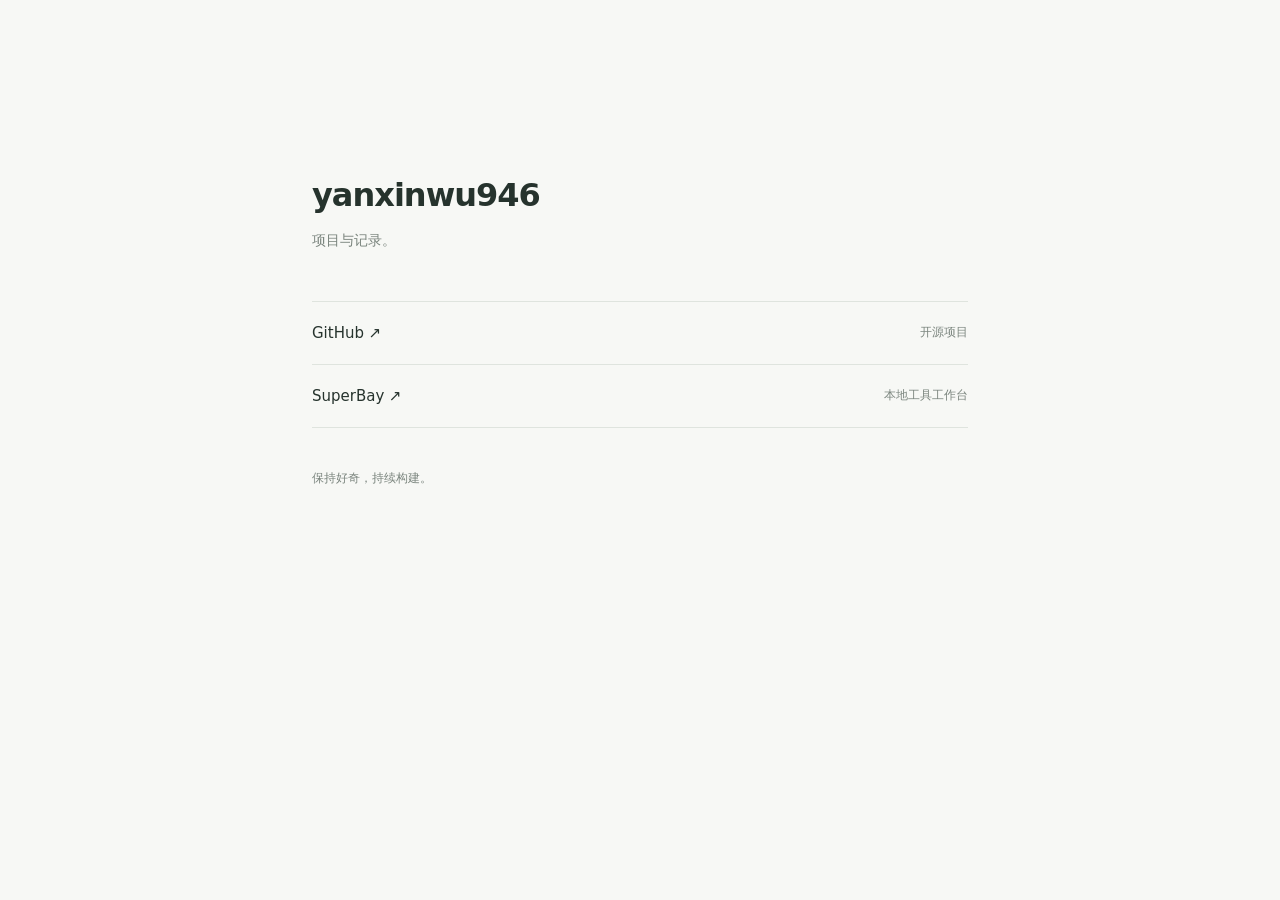
<file: index.html>
<!doctype html>
<html lang="zh-CN"><head><meta charset="utf-8"><meta name="viewport" content="width=device-width,initial-scale=1"><title>yanxinwu946</title><meta name="description" content="yanxinwu946 的项目入口"><style>:root{font-family:system-ui,"Microsoft YaHei",sans-serif;color:#26332d;background:#f7f8f5}*{box-sizing:border-box}body{margin:0}main{max-width:720px;margin:16vh auto;padding:32px}h1{font-size:32px;font-weight:550;letter-spacing:-1px;margin:0 0 14px}p{color:#7b857e;font-size:14px;line-height:1.8}a{color:inherit;text-decoration:none}a:hover{text-decoration:underline}.links{margin-top:48px;border-top:1px solid #dfe4de}.links a{display:flex;justify-content:space-between;gap:24px;padding:22px 0;border-bottom:1px solid #dfe4de;font-size:15px}.links small{color:#7b857e;font-size:12px}footer{margin-top:42px;font-size:12px;color:#7b857e}@media(max-width:520px){main{margin:10vh auto;padding:28px}.links a{flex-wrap:wrap;gap:8px}.links small{width:100%}}</style></head><body><main><h1>yanxinwu946</h1><p>项目与记录。</p><div class="links"><a href="https://github.com/yanxinwu946"><span>GitHub ↗</span><small>开源项目</small></a><a href="./superbay/"><span>SuperBay ↗</span><small>本地工具工作台</small></a></div><footer>保持好奇，持续构建。</footer></main></body></html>
</file>
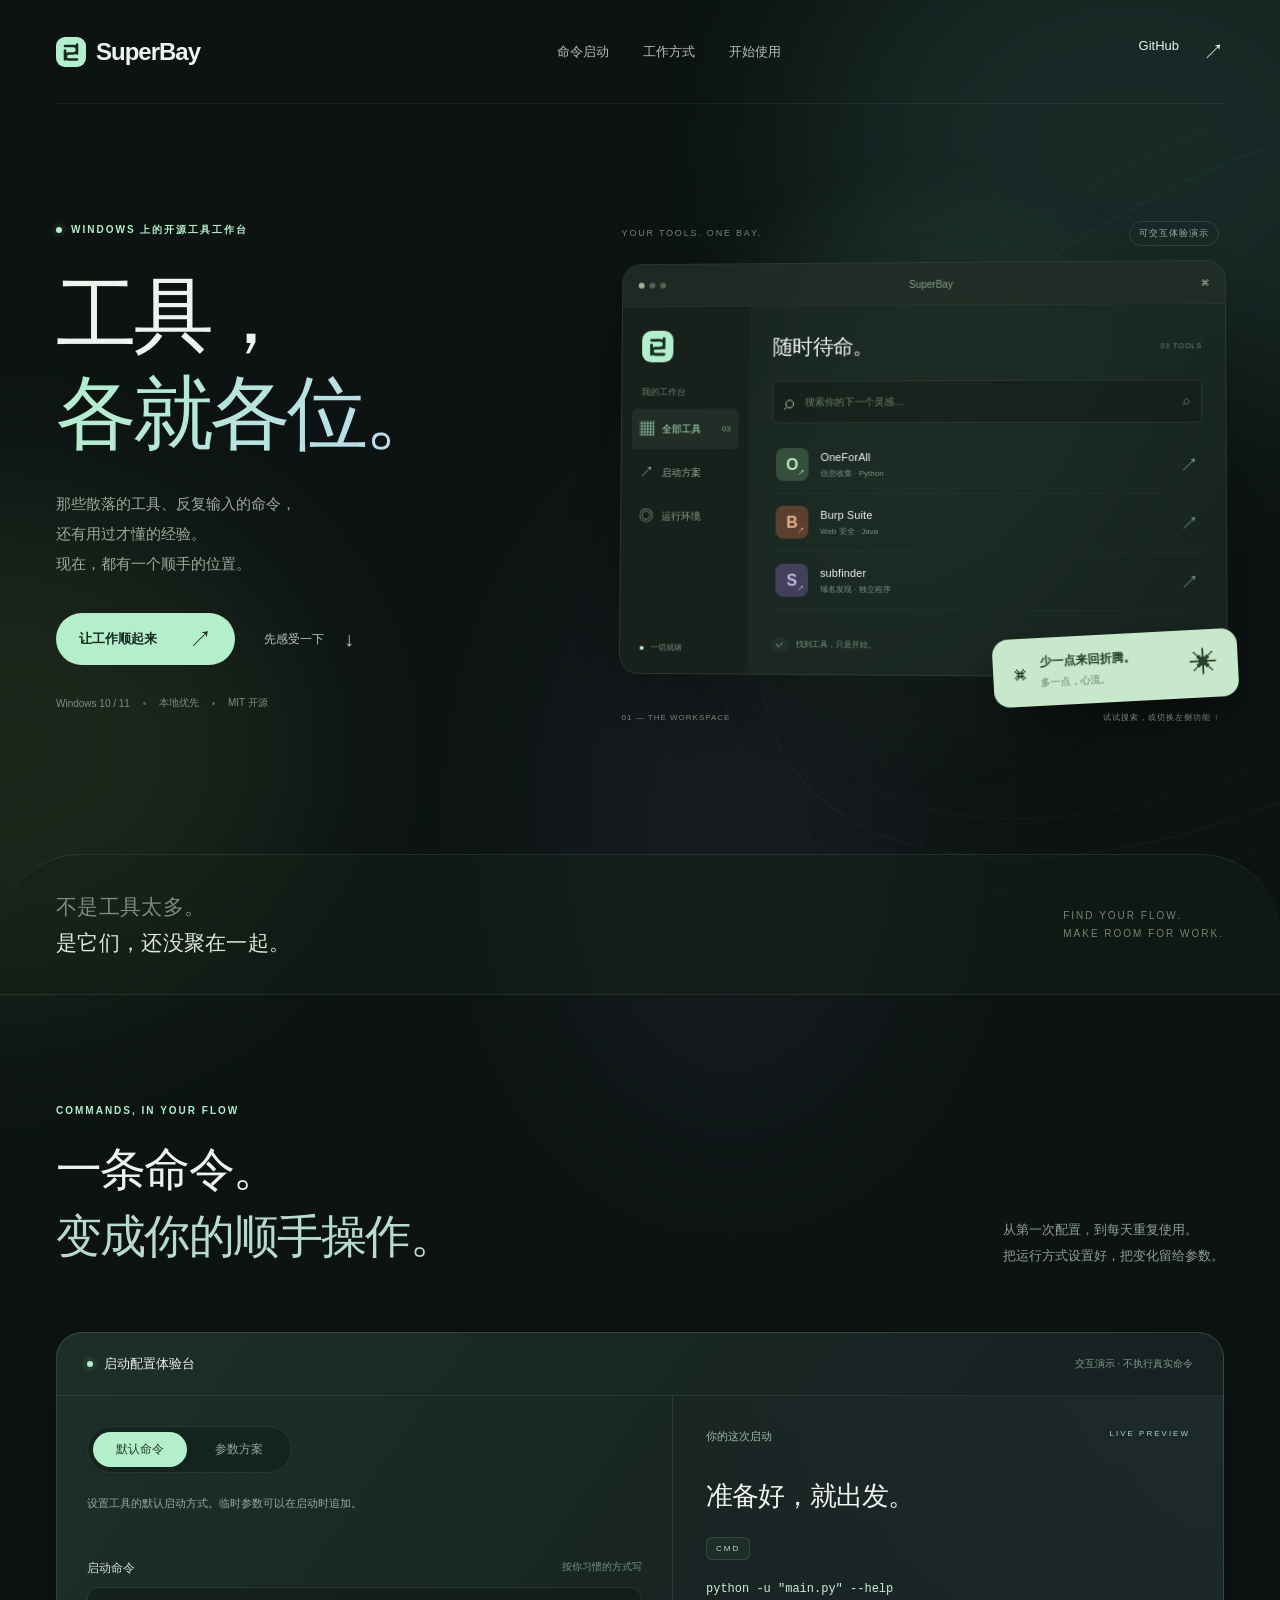
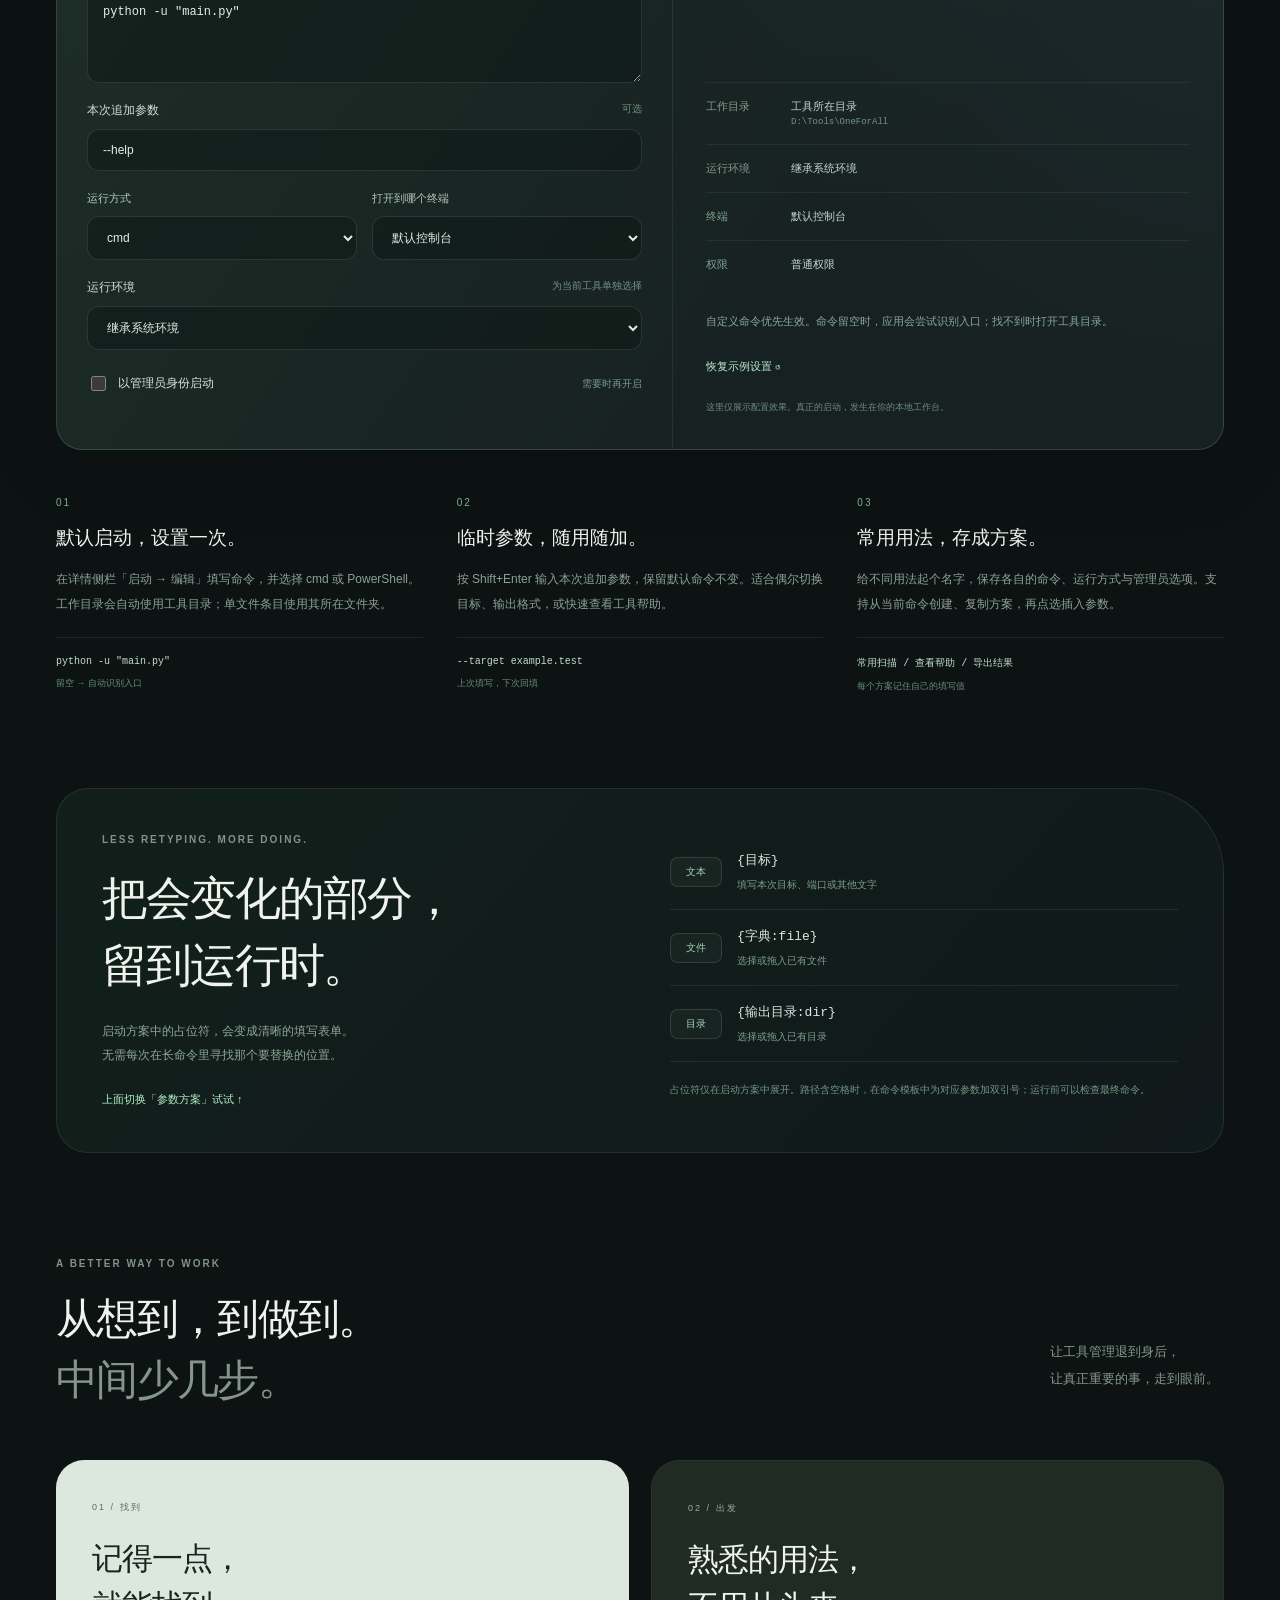
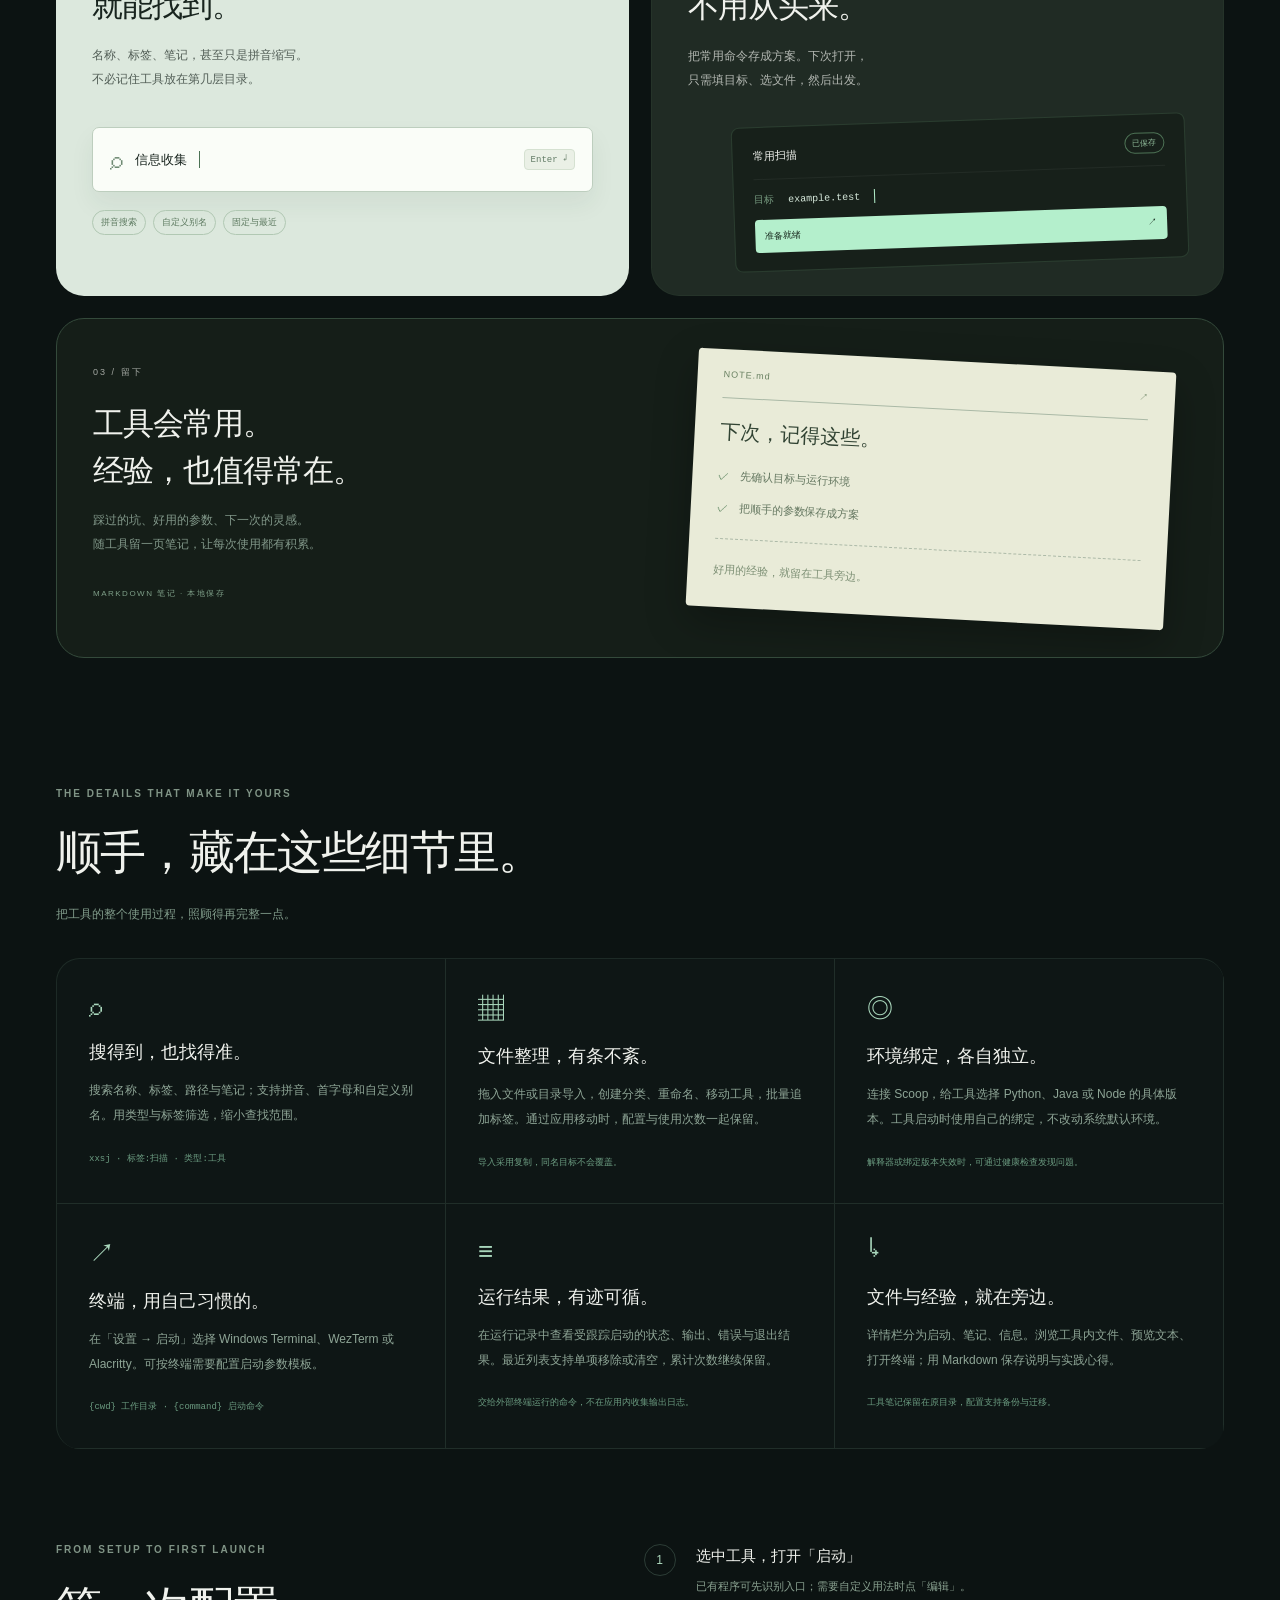
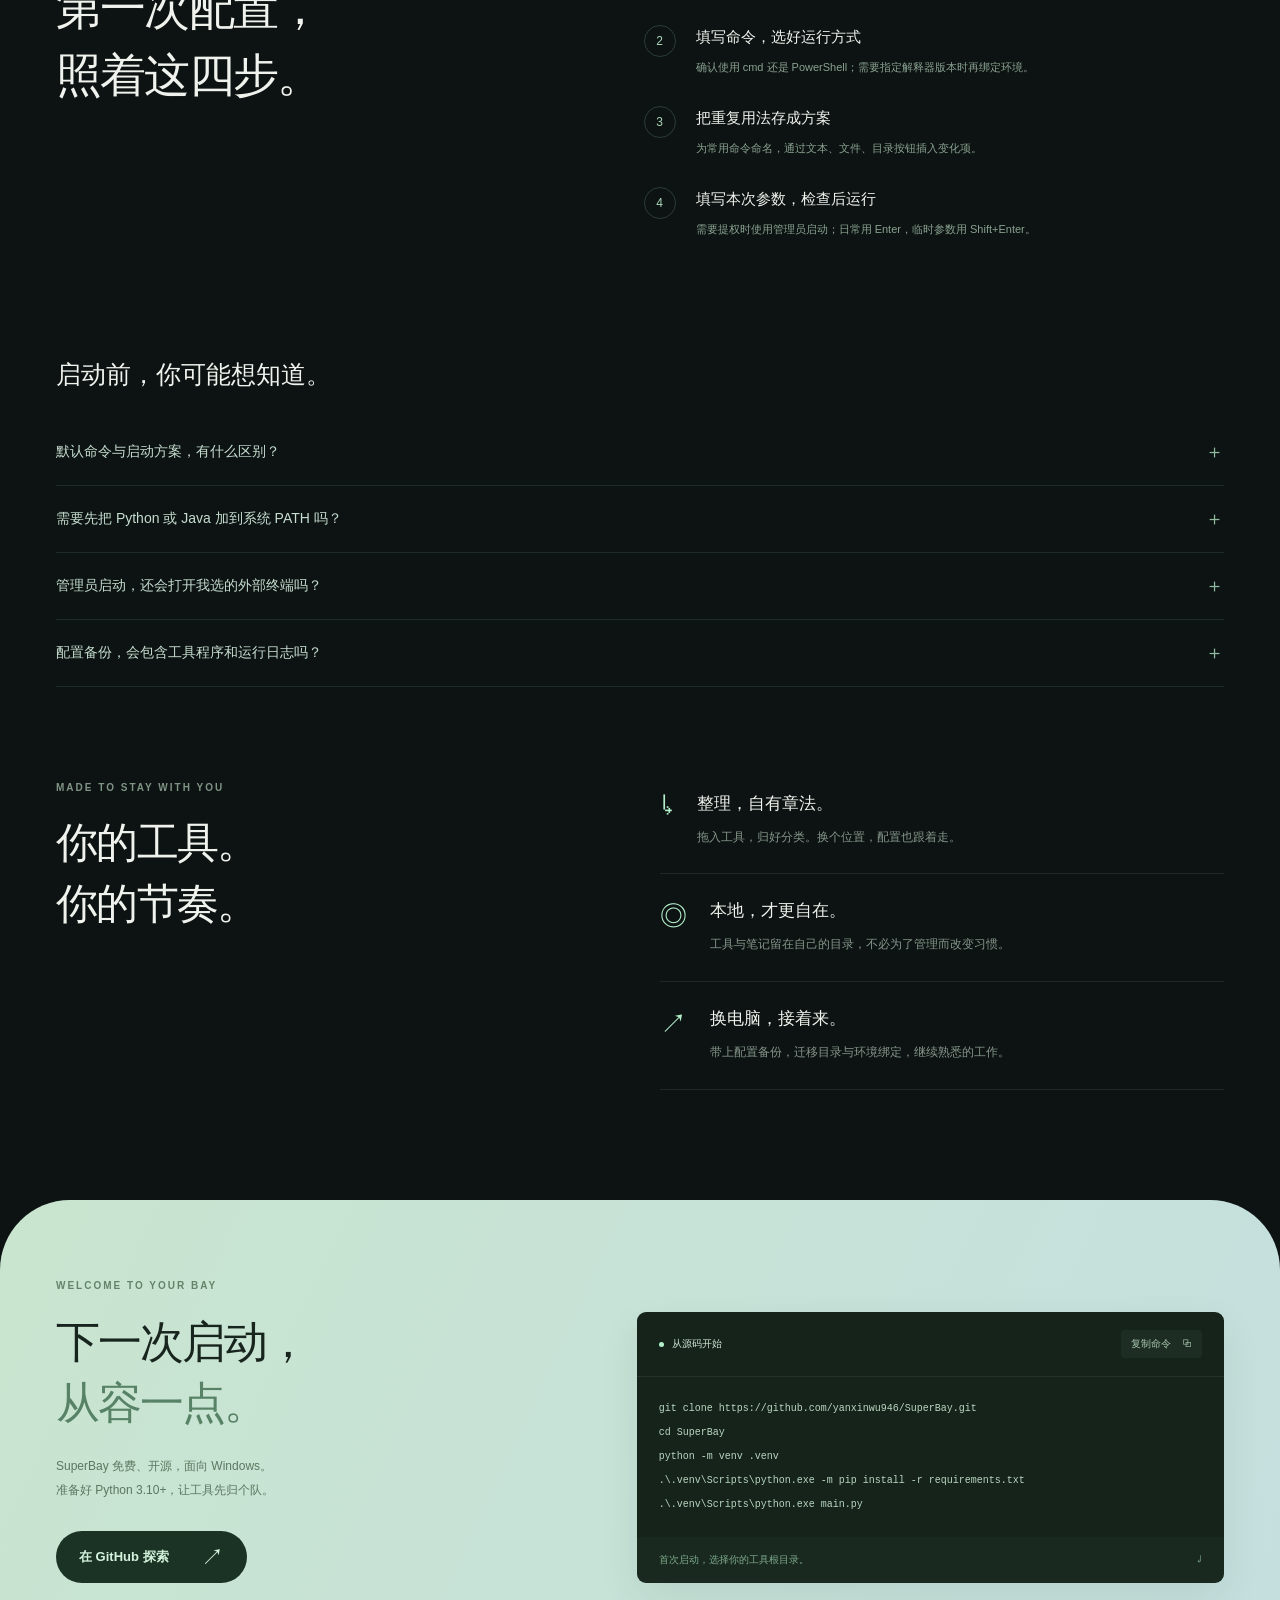
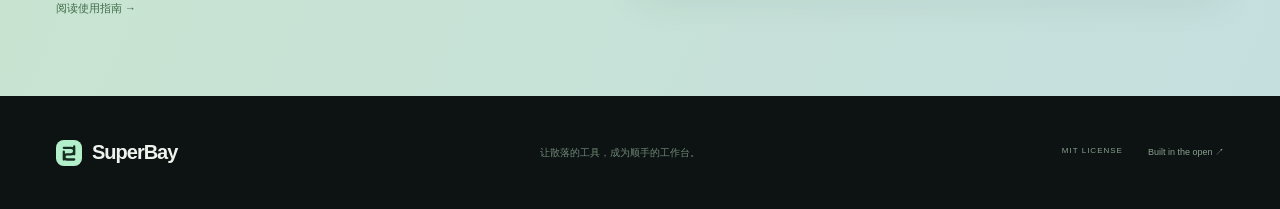
<file: superbay/index.html>
<!doctype html>
<html lang="zh-CN">
<head>
  <meta charset="UTF-8">
  <meta name="viewport" content="width=device-width, initial-scale=1">
  <meta name="theme-color" content="#101513">
  <meta name="description" content="SuperBay，让散落的工具成为顺手的工作台。面向 Windows 的开源本地工具启动器，把工具、运行环境与使用心得放在一起。">
  <title>SuperBay — 工具，各就各位。</title>
  <link rel="icon" href="icon.svg" type="image/svg+xml">
  <link rel="stylesheet" href="style.css">
  <link rel="stylesheet" href="flow.css">
</head>
<body>
  <div class="flow-atmosphere" aria-hidden="true"><i></i><i></i><i></i><div class="flow-ring"></div></div>
  <a class="skip" href="#main">跳到正文</a>
  <header class="nav wrap">
    <a class="brand" href="#" aria-label="SuperBay 首页"><img src="icon.svg" alt="" width="30" height="30">SuperBay</a>
    <nav aria-label="主导航"><a href="#commands">命令启动</a><a href="#workflow">工作方式</a><a href="#start">开始使用</a></nav>
    <a class="github-link" href="https://github.com/yanxinwu946/SuperBay" target="_blank" rel="noopener">GitHub <span aria-hidden="true">↗</span></a>
  </header>
  <main id="main">
    <section class="hero wrap" aria-labelledby="hero-title">
      <div class="hero-copy">
        <div class="eyebrow"><span class="live-dot"></span> WINDOWS 上的开源工具工作台</div>
        <h1 id="hero-title">工具，<br><span>各就各位。</span></h1>
        <p class="hero-desc">那些散落的工具、反复输入的命令，<br class="desktop-break">还有用过才懂的经验。<br>现在，都有一个顺手的位置。</p>
        <div class="hero-actions"><a class="button primary" href="#start">让工作顺起来 <span aria-hidden="true">↗</span></a><a class="text-link" href="#experience">先感受一下 <span aria-hidden="true">↓</span></a></div>
        <div class="hero-meta"><span>Windows 10 / 11</span><i></i><span>本地优先</span><i></i><span>MIT 开源</span></div>
      </div>
      <div class="hero-visual" id="experience">
        <div class="visual-topline"><span>YOUR TOOLS. ONE BAY.</span><span class="demo-label">可交互体验演示</span></div>
        <div class="workbench">
          <div class="window-bar"><div class="window-dots"><i></i><i></i><i></i></div><span>SuperBay</span><span class="window-glyph">⌘</span></div>
          <div class="bench-body">
            <aside class="bench-side"><img src="icon.svg" width="32" height="32" alt=""><span class="side-caption">我的工作台</span><div role="tablist" aria-label="体验功能"><button role="tab" aria-selected="true" aria-controls="tools-panel" id="tools-tab" data-panel="tools-panel"><span>▦</span>全部工具 <small>03</small></button><button role="tab" aria-selected="false" aria-controls="plans-panel" id="plans-tab" data-panel="plans-panel" tabindex="-1"><span>↗</span>启动方案</button><button role="tab" aria-selected="false" aria-controls="env-panel" id="env-tab" data-panel="env-panel" tabindex="-1"><span>◎</span>运行环境</button></div><div class="side-bottom"><span class="live-dot"></span> 一切就绪</div></aside>
            <div class="bench-content">
              <div id="tools-panel" role="tabpanel" aria-labelledby="tools-tab">
                <div class="bench-heading"><h2>随时待命。</h2><span>03 TOOLS</span></div>
                <label class="demo-search"><span aria-hidden="true">⌕</span><input id="tool-search" aria-label="搜索演示工具" placeholder="搜索你的下一个灵感…" autocomplete="off"><kbd>⌕</kbd></label>
                <div class="tools-list">
                  <button class="tool-row" data-name="oneforall 信息收集"><span class="tool-icon teal">O<span>↗</span></span><span class="tool-info"><b>OneForAll</b><small>信息收集 · Python</small></span><span class="tool-arrow">↗</span></button>
                  <button class="tool-row" data-name="burp suite web安全"><span class="tool-icon orange">B<span>↗</span></span><span class="tool-info"><b>Burp Suite</b><small>Web 安全 · Java</small></span><span class="tool-arrow">↗</span></button>
                  <button class="tool-row" data-name="subfinder 域名发现"><span class="tool-icon violet">S<span>↗</span></span><span class="tool-info"><b>subfinder</b><small>域名发现 · 独立程序</small></span><span class="tool-arrow">↗</span></button>
                </div>
                <p id="no-results" hidden>没有匹配的演示工具，换个关键词试试。</p>
                <div class="bench-status" id="demo-status" aria-live="polite"><span class="status-mark">✓</span> 找到工具，只是开始。</div>
              </div>
              <div id="plans-panel" role="tabpanel" aria-labelledby="plans-tab" hidden><div class="bench-heading"><h2>这次，怎么用？</h2><span>LAUNCH PLANS</span></div><p class="panel-desc">同一个工具，不止一种顺手的用法。</p><label class="demo-field">选择启动方案<select id="plan-select"><option>常用扫描</option><option>查看帮助</option><option>导出结果</option></select></label><label class="demo-field">本次目标<input id="demo-target" value="example.test" spellcheck="false"></label><button class="demo-run" id="preview-plan">预览本次方案 <span>↗</span></button><p class="plan-result" id="plan-result" aria-live="polite">填写目标，再看看本次方案。</p></div>
              <div id="env-panel" role="tabpanel" aria-labelledby="env-tab" hidden><div class="bench-heading"><h2>环境，各得其所。</h2><span>RUNTIME</span></div><p class="panel-desc">为工具选择适合的版本，继续专注眼前的事。</p><div class="env-row"><span class="env-icon">Py</span><span><b>Python</b><small>属于 OneForAll 的运行环境</small></span><span class="env-bound">已绑定</span></div><div class="env-row"><span class="env-icon">J</span><span><b>Java</b><small>属于 Burp Suite 的运行环境</small></span><span class="env-bound">已绑定</span></div><div class="env-note"><span>◎</span> 通过 Scoop 连接 Python、Java 与 Node 环境，为每个工具保留自己的选择。</div></div>
            </div>
          </div>
        </div>
        <div class="floating-note"><span>⌘</span><div><b>少一点来回折腾。</b><small>多一点，心流。</small></div><span class="note-star">✳</span></div>
        <div class="visual-bottomline"><span>01 — THE WORKSPACE</span><span>试试搜索，或切换左侧功能 ↑</span></div>
      </div>
    </section>
    <div class="manifesto"><div class="wrap manifesto-inner"><p>不是工具太多。<br><strong>是它们，还没聚在一起。</strong></p><span>FIND YOUR FLOW.<br>MAKE ROOM FOR WORK.</span></div></div>

    <section class="command-section wrap" id="commands" aria-labelledby="command-title">
      <div class="command-intro reveal"><div class="eyebrow">COMMANDS, IN YOUR FLOW</div><h2 id="command-title">一条命令。<br><span>变成你的顺手操作。</span></h2><p>从第一次配置，到每天重复使用。<br>把运行方式设置好，把变化留给参数。</p></div>
      <div class="command-lab reveal">
        <div class="lab-top"><span><i class="live-dot"></i> 启动配置体验台</span><small>交互演示 · 不执行真实命令</small></div>
        <div class="lab-grid">
          <div class="lab-editor">
            <div class="lab-mode" role="group" aria-label="命令配置模式"><button type="button" data-command-mode="default" aria-pressed="true">默认命令</button><button type="button" data-command-mode="plan" aria-pressed="false">参数方案</button></div>
            <p class="lab-mode-desc" id="mode-description">设置工具的默认启动方式。临时参数可以在启动时追加。</p>
            <label class="lab-label" for="command-input">启动命令 <span>按你习惯的方式写</span></label>
            <textarea id="command-input" rows="3" spellcheck="false">python -u "main.py"</textarea>
            <div id="default-fields"><label class="lab-label" for="command-args">本次追加参数 <span>可选</span></label><input id="command-args" value="--help" spellcheck="false"></div>
            <div id="scheme-fields" hidden><div class="lab-two"><label>本次目标<input id="command-target" value="example.test" spellcheck="false"></label><label>输出目录 · 示例路径<input id="command-output" value="D:\Results" spellcheck="false"></label></div><p class="field-note">在应用中，可点选插入文本、文件、目录参数，运行时用表单填写。</p></div>
            <div class="lab-two settings-row"><label>运行方式<select id="command-shell"><option value="cmd">cmd</option><option value="powershell">PowerShell</option></select></label><label>打开到哪个终端<select id="command-terminal"><option>默认控制台</option><option>Windows Terminal</option><option>WezTerm</option><option>Alacritty</option></select></label></div>
            <label class="lab-label" for="command-runtime">运行环境 <span>为当前工具单独选择</span></label><select id="command-runtime"><option>继承系统环境</option><option>绑定 Scoop Python</option><option>绑定 Scoop Java</option><option>绑定 Scoop Node</option></select>
            <label class="admin-control"><input type="checkbox" id="command-admin"><span>以管理员身份启动</span><small>需要时再开启</small></label>
          </div>
          <div class="lab-preview"><div class="preview-heading"><span>你的这次启动</span><span class="preview-indicator">LIVE PREVIEW</span></div><h3 id="command-preview-title">准备好，就出发。</h3><div class="command-language" id="command-language">CMD</div><pre class="command-output"><code id="command-result" aria-live="polite">python -u "main.py" --help</code></pre><dl class="launch-summary"><div><dt>工作目录</dt><dd>工具所在目录 <code>D:\Tools\OneForAll</code></dd></div><div><dt>运行环境</dt><dd id="runtime-summary">继承系统环境</dd></div><div><dt>终端</dt><dd id="terminal-summary">默认控制台</dd></div><div><dt>权限</dt><dd id="admin-summary">普通权限</dd></div></dl><p class="preview-explanation" id="preview-explanation">自定义命令优先生效。命令留空时，应用会尝试识别入口；找不到时打开工具目录。</p><button type="button" id="reset-command" class="lab-reset">恢复示例设置 ↺</button><div class="preview-footnote">这里仅展示配置效果。真正的启动，发生在你的本地工作台。</div></div>
        </div>
      </div>
      <div class="command-details">
        <article class="reveal"><span class="detail-index">01</span><h3>默认启动，设置一次。</h3><p>在详情侧栏「启动 → 编辑」填写命令，并选择 cmd 或 PowerShell。工作目录会自动使用工具目录；单文件条目使用其所在文件夹。</p><div class="detail-example"><code>python -u "main.py"</code><span>留空 → 自动识别入口</span></div></article>
        <article class="reveal"><span class="detail-index">02</span><h3>临时参数，随用随加。</h3><p>按 Shift+Enter 输入本次追加参数，保留默认命令不变。适合偶尔切换目标、输出格式，或快速查看工具帮助。</p><div class="detail-example"><code>--target example.test</code><span>上次填写，下次回填</span></div></article>
        <article class="reveal"><span class="detail-index">03</span><h3>常用用法，存成方案。</h3><p>给不同用法起个名字，保存各自的命令、运行方式与管理员选项。支持从当前命令创建、复制方案，再点选插入参数。</p><div class="detail-example"><code>常用扫描 / 查看帮助 / 导出结果</code><span>每个方案记住自己的填写值</span></div></article>
      </div>
    </section>
    <section class="parameter-story wrap reveal" aria-labelledby="parameter-title"><div><div class="eyebrow muted">LESS RETYPING. MORE DOING.</div><h2 id="parameter-title">把会变化的部分，<br>留到运行时。</h2><p>启动方案中的占位符，会变成清晰的填写表单。<br>无需每次在长命令里寻找那个要替换的位置。</p><a href="#commands" class="text-link">上面切换「参数方案」试试 ↑</a></div><div class="parameter-map"><div><span class="parameter-tag">文本</span><code>{目标}</code><p>填写本次目标、端口或其他文字</p></div><div><span class="parameter-tag">文件</span><code>{字典:file}</code><p>选择或拖入已有文件</p></div><div><span class="parameter-tag">目录</span><code>{输出目录:dir}</code><p>选择或拖入已有目录</p></div><small>占位符仅在启动方案中展开。路径含空格时，在命令模板中为对应参数加双引号；运行前可以检查最终命令。</small></div></section>

    <section class="workflow wrap" id="workflow">
      <div class="section-intro reveal"><div class="eyebrow muted">A BETTER WAY TO WORK</div><h2>从想到，到做到。<br><span>中间少几步。</span></h2><p>让工具管理退到身后，<br>让真正重要的事，走到眼前。</p></div>
      <div class="story-grid">
        <article class="story-card find reveal"><span class="section-number">01 / 找到</span><h3>记得一点，<br>就能找到。</h3><p>名称、标签、笔记，甚至只是拼音缩写。<br>不必记住工具放在第几层目录。</p><div class="search-art"><span>⌕</span><span id="type-word">信息收集</span><i></i><kbd>Enter ↵</kbd></div><div class="search-tags"><span>拼音搜索</span><span>自定义别名</span><span>固定与最近</span></div></article>
        <article class="story-card launch reveal"><span class="section-number">02 / 出发</span><h3>熟悉的用法，<br>不用从头来。</h3><p>把常用命令存成方案。下次打开，<br>只需填目标、选文件，然后出发。</p><div class="plan-art"><div><span>常用扫描</span><span class="art-badge">已保存</span></div><div class="art-field"><span>目标</span><b>example.test</b><span class="art-cursor"></span></div><div class="art-launch">准备就绪 <span>↗</span></div></div></article>
      </div>
      <article class="notes-story reveal"><div class="notes-copy"><span class="section-number">03 / 留下</span><h3>工具会常用。<br>经验，也值得常在。</h3><p>踩过的坑、好用的参数、下一次的灵感。<br>随工具留一页笔记，让每次使用都有积累。</p><span class="quiet-label">MARKDOWN 笔记 · 本地保存</span></div><div class="note-paper"><div class="paper-tab">NOTE.md <span>↗</span></div><span class="note-heading">下次，记得这些。</span><p><span class="check">✓</span> 先确认目标与运行环境</p><p><span class="check">✓</span> 把顺手的参数保存成方案</p><div class="note-divider"></div><span class="note-script">好用的经验，就留在工具旁边。</span></div></article>
    </section>

    <section class="feature-atlas wrap" id="features"><div class="atlas-header reveal"><div class="eyebrow muted">THE DETAILS THAT MAKE IT YOURS</div><h2>顺手，藏在这些细节里。</h2><p>把工具的整个使用过程，照顾得再完整一点。</p></div><div class="atlas-grid">
      <article class="reveal"><span>⌕</span><h3>搜得到，也找得准。</h3><p>搜索名称、标签、路径与笔记；支持拼音、首字母和自定义别名。用类型与标签筛选，缩小查找范围。</p><code>xxsj · 标签:扫描 · 类型:工具</code></article>
      <article class="reveal"><span>▦</span><h3>文件整理，有条不紊。</h3><p>拖入文件或目录导入，创建分类、重命名、移动工具，批量追加标签。通过应用移动时，配置与使用次数一起保留。</p><small>导入采用复制，同名目标不会覆盖。</small></article>
      <article class="reveal"><span>◎</span><h3>环境绑定，各自独立。</h3><p>连接 Scoop，给工具选择 Python、Java 或 Node 的具体版本。工具启动时使用自己的绑定，不改动系统默认环境。</p><small>解释器或绑定版本失效时，可通过健康检查发现问题。</small></article>
      <article class="reveal"><span>↗</span><h3>终端，用自己习惯的。</h3><p>在「设置 → 启动」选择 Windows Terminal、WezTerm 或 Alacritty。可按终端需要配置启动参数模板。</p><code>{cwd} 工作目录 · {command} 启动命令</code></article>
      <article class="reveal"><span>≡</span><h3>运行结果，有迹可循。</h3><p>在运行记录中查看受跟踪启动的状态、输出、错误与退出结果。最近列表支持单项移除或清空，累计次数继续保留。</p><small>交给外部终端运行的命令，不在应用内收集输出日志。</small></article>
      <article class="reveal"><span>↳</span><h3>文件与经验，就在旁边。</h3><p>详情栏分为启动、笔记、信息。浏览工具内文件、预览文本、打开终端；用 Markdown 保存说明与实践心得。</p><small>工具笔记保留在原目录，配置支持备份与迁移。</small></article>
    </div></section>
    <section class="quick-guide wrap reveal"><div><div class="eyebrow muted">FROM SETUP TO FIRST LAUNCH</div><h2>第一次配置，<br>照着这四步。</h2></div><ol><li><span>1</span><div><h3>选中工具，打开「启动」</h3><p>已有程序可先识别入口；需要自定义用法时点「编辑」。</p></div></li><li><span>2</span><div><h3>填写命令，选好运行方式</h3><p>确认使用 cmd 还是 PowerShell；需要指定解释器版本时再绑定环境。</p></div></li><li><span>3</span><div><h3>把重复用法存成方案</h3><p>为常用命令命名，通过文本、文件、目录按钮插入变化项。</p></div></li><li><span>4</span><div><h3>填写本次参数，检查后运行</h3><p>需要提权时使用管理员启动；日常用 Enter，临时参数用 Shift+Enter。</p></div></li></ol></section>
    <section class="command-faq wrap reveal"><h2>启动前，你可能想知道。</h2><details><summary>默认命令与启动方案，有什么区别？<span>＋</span></summary><p>默认命令决定点击工具「启动」时执行什么；启动方案用于保存同一个工具的多种用法。参数占位符在方案中展开，普通默认命令继续按你填写的内容执行。</p></details><details><summary>需要先把 Python 或 Java 加到系统 PATH 吗？<span>＋</span></summary><p>可以继承系统环境，也可以通过 Scoop 绑定具体版本。绑定环境仅对当前工具生效；相应解释器仍需在本机安装。Python 工具已有项目虚拟环境时，入口识别会优先建议该环境。</p></details><details><summary>管理员启动，还会打开我选的外部终端吗？<span>＋</span></summary><p>当前外部终端接管适用于非管理员命令启动。启用管理员权限时会走系统提权流程，不保证使用所选外部终端。</p></details><details><summary>配置备份，会包含工具程序和运行日志吗？<span>＋</span></summary><p>备份保存目录设置、工具元数据、命令、方案、环境绑定与使用统计。工具程序、笔记与运行日志不打包；换电脑时需要另行复制工具目录，并安装所需环境。</p></details></section>

    <section class="principles wrap reveal"><div class="principle-heading"><div class="eyebrow muted">MADE TO STAY WITH YOU</div><h2>你的工具。<br>你的节奏。</h2></div><div class="principle-items"><article><span>↳</span><div><h3>整理，自有章法。</h3><p>拖入工具，归好分类。换个位置，配置也跟着走。</p></div></article><article><span>◎</span><div><h3>本地，才更自在。</h3><p>工具与笔记留在自己的目录，不必为了管理而改变习惯。</p></div></article><article><span>↗</span><div><h3>换电脑，接着来。</h3><p>带上配置备份，迁移目录与环境绑定，继续熟悉的工作。</p></div></article></div></section>
    <section class="start-section" id="start"><div class="wrap start-grid"><div><div class="eyebrow muted">WELCOME TO YOUR BAY</div><h2>下一次启动，<br><span>从容一点。</span></h2><p>SuperBay 免费、开源，面向 Windows。<br>准备好 Python 3.10+，让工具先归个队。</p><a class="button primary" href="https://github.com/yanxinwu946/SuperBay" target="_blank" rel="noopener">在 GitHub 探索 <span aria-hidden="true">↗</span></a><a class="guide-link" href="https://github.com/yanxinwu946/SuperBay/blob/main/docs/user-guide.md" target="_blank" rel="noopener">阅读使用指南 →</a></div><div class="install-card"><div class="install-head"><span><i></i> 从源码开始</span><button id="copy-install" aria-label="复制安装命令">复制命令 <span>⧉</span></button></div><pre><code id="install-code">git clone https://github.com/yanxinwu946/SuperBay.git
cd SuperBay
python -m venv .venv
.\.venv\Scripts\python.exe -m pip install -r requirements.txt
.\.venv\Scripts\python.exe main.py</code></pre><div class="install-footer"><span>首次启动，选择你的工具根目录。</span><span aria-hidden="true">↵</span></div><p class="copy-status" id="copy-status" aria-live="polite"></p></div></div></section>
  </main>
  <footer class="wrap footer"><a class="brand" href="#"><img src="icon.svg" alt="" width="26" height="26">SuperBay</a><p>让散落的工具，成为顺手的工作台。</p><div><span>MIT LICENSE</span><a href="https://github.com/yanxinwu946/SuperBay" target="_blank" rel="noopener">Built in the open ↗</a></div></footer>
  <script src="app.js"></script>
</body>
</html>
</file>
<file: superbay/style.css>
@charset "UTF-8";
:root{--bg:#101513;--surface:#19201c;--mint:#b4efcc;--text:#f0f2ed;--muted:#959f97;--line:#ffffff16;--ink:#18241e;font-family:Inter,"Segoe UI","Microsoft YaHei",sans-serif;color-scheme:dark}
*{box-sizing:border-box}html{scroll-behavior:smooth;scroll-padding-top:28px}body{margin:0;background:var(--bg);color:var(--text);font-size:15px;-webkit-font-smoothing:antialiased}button,input,select{font:inherit}button,a,input,select{-webkit-tap-highlight-color:transparent}button,a{touch-action:manipulation}a{color:inherit;text-decoration:none}button{cursor:pointer}button:focus-visible,a:focus-visible,input:focus-visible,select:focus-visible{outline:2px solid var(--mint);outline-offset:5px}::selection{background:var(--mint);color:var(--ink)}[hidden]{display:none!important}.wrap{max-width:1320px;width:calc(100% - 112px);margin:auto}.skip{position:fixed;top:-100px;left:20px;background:var(--mint);color:var(--ink);padding:12px;z-index:10}.skip:focus{top:10px}.nav{height:104px;display:flex;align-items:center;justify-content:space-between;border-bottom:1px solid var(--line)}.brand{display:inline-flex;align-items:center;gap:10px;font-size:24px;font-weight:650;letter-spacing:-1px}.brand img{display:block}.brand-dot{font-size:11px;align-self:flex-start;margin:2px 0 0 -5px;font-weight:400;color:var(--muted)}.nav nav{display:flex;gap:34px;font-size:13px;color:#b7bfb8}.nav nav a:hover,.text-link:hover,.github-link:hover{color:var(--mint)}.github-link{font-size:13px;display:flex;gap:24px}.github-link span{font-size:21px}.hero{display:grid;grid-template-columns:0.95fr 1.1fr;gap:36px;padding-top:90px;padding-bottom:100px;align-items:center;min-height:750px}.eyebrow{font-size:10px;font-weight:600;letter-spacing:2px;display:flex;align-items:center;gap:9px;color:var(--mint)}.live-dot{width:6px;height:6px;background:var(--mint);display:inline-block;border-radius:50%;box-shadow:0 0 0 4px #b4efcc10;flex-shrink:0}.hero h1{font-size:clamp(60px,6.3vw,92px);line-height:1.22;letter-spacing:-4px;font-weight:600;margin:29px 0 27px}.hero h1>span{color:var(--mint)}.hero-desc{font-size:15px;line-height:2;color:#9da89f;margin:0}.hero-actions{display:flex;gap:29px;align-items:center;margin-top:34px}.button{display:inline-flex;gap:32px;align-items:center;justify-content:space-between;padding:16px 23px;border-radius:6px;font-size:13px;font-weight:600;transition:background .2s,transform .2s}.button:hover{transform:translateY(-2px)}.primary{background:var(--mint);color:#152b1e}.primary:hover{background:#d3fbe2}.button span{font-size:23px;line-height:20px;font-weight:400}.text-link{font-size:12px;display:flex;gap:20px;align-items:center;color:#bcc5be}.text-link span{font-size:20px}.hero-meta{display:flex;align-items:center;gap:13px;font-size:10px;color:#7f8d82;margin-top:31px}.hero-meta i{height:3px;width:3px;background:#556358;border-radius:50%}.hero-visual{position:relative;padding-bottom:48px;margin-top:10px;min-width:0}.hero-visual:before{content:"";position:absolute;inset:-80px -30px;z-index:-1;background:radial-gradient(ellipse,#6eac8040,transparent 65%);filter:blur(20px);pointer-events:none}.visual-topline,.visual-bottomline{display:flex;align-items:center;justify-content:space-between;font-size:9px;letter-spacing:1.8px;color:#77857b;padding:0 5px}.demo-label{letter-spacing:1px;border:1px solid #ffffff1c;border-radius:30px;padding:5px 9px;color:#a4b2a7}.workbench{margin-top:15px;background:#1b231f;border:1px solid #546c5545;border-radius:12px;box-shadow:0 35px 90px #0005;overflow:hidden;transform:perspective(1500px) rotateY(-3deg) rotateX(2deg)}.window-bar{height:43px;display:flex;align-items:center;justify-content:space-between;padding:0 16px;background:#26302980;border-bottom:1px solid #ffffff08;color:#879b8c;font-size:10px}.window-dots{display:flex;gap:5px}.window-dots i{width:6px;height:6px;border-radius:50%;background:#526257}.window-dots i:first-child{background:#a3b196}.window-glyph{font-size:16px}.bench-body{display:grid;grid-template-columns:130px 1fr;min-height:355px}.bench-side{position:relative;padding:24px 10px 20px;background:#17201b;border-right:1px solid #ffffff06;display:flex;align-items:flex-start;flex-direction:column}.bench-side>img{margin:0 10px 24px}.side-caption{font-size:9px;color:#687c6e;margin:0 10px 10px}.bench-side [role=tablist]{width:100%}.bench-side button{border:0;background:none;color:#92a597;display:flex;align-items:center;gap:8px;font-size:10px;border-radius:5px;width:100%;padding:11px 8px;margin-bottom:3px;text-align:left;white-space:nowrap}.bench-side button span{font-size:15px;width:15px}.bench-side button small{font-size:8px;margin-left:auto;opacity:.6}.bench-side button[aria-selected=true]{background:#b4efcc10;color:var(--mint)}.bench-side button:hover{background:#ffffff08}.side-bottom{display:flex;align-items:center;gap:7px;margin:auto 10px 0;font-size:8px;color:#73897a}.side-bottom .live-dot{height:4px;width:4px;box-shadow:none}.bench-content{padding:27px 23px 18px;min-width:0}.bench-heading{display:flex;align-items:center;justify-content:space-between;gap:8px}.bench-heading h2{font-size:21px;letter-spacing:-.7px;font-weight:500;margin:0}.bench-heading>span{font-size:7px;color:#718777;letter-spacing:1px}.demo-search{margin:20px 0 13px;display:flex;align-items:center;gap:9px;padding:9px 11px;background:#121a1580;border:1px solid #4c6a514d;border-radius:5px;color:#8ca391}.demo-search>span{font-size:20px}.demo-search input{background:none;border:0;outline:none;color:var(--text);width:100%;min-width:0;font-size:10px}.demo-search input::placeholder{color:#69816f}.demo-search kbd{font-size:13px;color:#69816f}.tool-row{display:flex;align-items:center;gap:12px;padding:12px 4px;width:100%;border:0;border-bottom:1px solid #ffffff08;background:none;color:var(--text);text-align:left;border-radius:3px;transition:background .2s}.tool-row:hover{background:#b4efcc08}.tool-icon{position:relative;height:33px;width:33px;border-radius:8px;display:grid;place-items:center;font-size:16px;font-weight:700}.tool-icon>span{font-size:7px;position:absolute;bottom:3px;right:4px}.teal{background:#354e3e;color:#c0e3b9}.orange{background:#5b4030;color:#e7b38b}.violet{background:#42405a;color:#c0b9e8}.tool-info{display:flex;flex-direction:column;gap:5px}.tool-info b{font-size:11px;letter-spacing:.1px;font-weight:500}.tool-info small{font-size:8px;color:#7a8f80}.tool-arrow{margin-left:auto;color:#749d7e;font-size:18px}.bench-status{font-size:8px;color:#789781;display:flex;align-items:center;gap:7px;margin-top:22px;min-height:24px}.status-mark{background:#b4efcc0d;padding:3px 5px;border-radius:50%;color:var(--mint)}.floating-note{position:absolute;display:flex;align-items:center;gap:14px;bottom:21px;right:-14px;background:#c7e8ca;color:#263e2b;border-radius:8px;padding:16px 20px;box-shadow:0 15px 35px #0004;transform:rotate(-3deg);min-width:245px}.floating-note>span:first-child{font-size:25px}.floating-note div{display:flex;flex-direction:column;gap:5px}.floating-note b{font-size:12px;font-weight:600}.floating-note small{font-size:10px;color:#607b63}.note-star{font-size:28px;margin-left:auto}.visual-bottomline{position:absolute;bottom:0;left:0;right:0;font-size:8px;letter-spacing:1px}.panel-desc{font-size:10px;line-height:1.8;color:#899e8f;margin:18px 0}.demo-field{display:block;font-size:10px;color:#a7b8ac;margin:15px 0}.demo-field input,.demo-field select{display:block;width:100%;background:#121a15;color:#dce9df;border:1px solid #435b49;padding:9px;font-size:11px;margin-top:7px;border-radius:5px}.demo-run{display:flex;justify-content:space-between;width:100%;padding:10px 12px;border:0;background:var(--mint);color:var(--ink);font-size:10px;border-radius:5px}.plan-result{font-size:9px;color:#b4d5bd;line-height:1.8;overflow-wrap:anywhere}.env-row{display:flex;align-items:center;gap:10px;margin:22px 0}.env-icon{background:#b4efcc0d;color:var(--mint);width:34px;height:34px;border-radius:7px;display:grid;place-items:center;font-size:13px}.env-row b{font-size:12px;font-weight:500}.env-row small{display:block;font-size:8px;color:#789781;margin-top:5px}.env-bound{font-size:8px;color:var(--mint);margin-left:auto}.env-note{border:1px solid #b4efcc18;padding:12px;color:#89a892;font-size:9px;line-height:1.8;border-radius:6px}.env-note>span{margin-right:4px}.manifesto{border-top:1px solid var(--line);border-bottom:1px solid var(--line);background:#151c17}.manifesto-inner{display:flex;align-items:center;justify-content:space-between;padding-top:34px;padding-bottom:34px}.manifesto p{font-size:21px;font-weight:400;line-height:1.7;color:#7d8b80;margin:0;letter-spacing:.3px}.manifesto strong{font-weight:400;color:#e0e7dd}.manifesto-inner>span{font-size:10px;letter-spacing:2px;color:#738277;line-height:1.8}.workflow{padding-top:105px;padding-bottom:100px}.section-intro{position:relative;margin-bottom:50px}.muted{color:#809486}.section-intro h2,.principle-heading h2{font-weight:500;font-size:42px;line-height:1.45;letter-spacing:-1.7px;margin:20px 0}.section-intro h2>span{color:#84968a}.section-intro>p{position:absolute;right:5px;bottom:5px;font-size:13px;color:#85978b;line-height:2.1}.story-grid{display:grid;grid-template-columns:1fr 1fr;gap:22px}.story-card{position:relative;border-radius:12px;padding:36px 36px 30px;overflow:hidden;min-height:430px}.find{background:#dce8dd;color:var(--ink)}.launch{background:#202b24;color:var(--text);border:1px solid #3f59452b}.section-number{font-size:9px;letter-spacing:2px;opacity:.65}.story-card h3,.notes-copy h3{font-size:31px;line-height:1.5;letter-spacing:-1px;font-weight:500;margin:22px 0 14px}.story-card p{font-size:12px;line-height:2;opacity:.7}.search-art{background:#fafdf8;border:1px solid #bdcebe;box-shadow:0 12px 25px #26412e10;display:flex;align-items:center;gap:12px;border-radius:7px;padding:17px;margin:36px 0 18px;font-size:13px}.search-art>span:first-child{font-size:25px;color:#6e8a73}.search-art>i{height:17px;border-right:1px solid #4b7254;animation:blink 1.2s steps(1) infinite}.search-art kbd{margin-left:auto;background:#eaf0e6;border:1px solid #d5e1d1;font-size:9px;padding:4px 6px;border-radius:4px;color:#637c67;white-space:nowrap}.search-tags{display:flex;gap:7px}.search-tags span{border:1px solid #b1c8b3;padding:5px 8px;border-radius:30px;font-size:9px;color:#5c795f}.plan-art{margin:28px 0 0 45px;background:#17201a;border:1px solid #46654d6b;border-radius:8px;padding:18px 20px;transform:rotate(-2deg)}.plan-art>div:first-child{display:flex;justify-content:space-between;align-items:center;font-size:11px}.art-badge{color:#92be9c;font-size:8px;border:1px solid #4d7255;border-radius:20px;padding:4px 7px}.art-field{display:flex;align-items:center;padding:13px 0;margin-top:12px;border-top:1px solid #ffffff0d;font-size:10px;gap:14px;color:#779b80}.art-field b{font-weight:400;color:#d7e9dc;font-family:monospace}.art-cursor{border-right:1px solid var(--mint);height:14px}.art-launch{font-size:9px;color:#18291e;display:flex;justify-content:space-between;background:#b4efcc;padding:10px;border-radius:4px}.notes-story{display:grid;grid-template-columns:1fr 1fr;border:1px solid #344a3b;border-radius:12px;overflow:hidden;margin-top:22px;min-height:340px;background:#151e18}.notes-copy{padding:42px 36px}.notes-copy p{color:#819789;font-size:12px;line-height:2}.quiet-label{font-size:8px;color:#7e9f88;letter-spacing:1.5px;display:inline-block;margin-top:20px}.note-paper{align-self:center;justify-self:center;background:#e9ebd8;color:#314333;width:82%;padding:20px 26px 30px;border-radius:4px;transform:rotate(3deg);box-shadow:0 15px 40px #0004}.paper-tab{display:flex;justify-content:space-between;padding-bottom:15px;border-bottom:1px solid #aab9a6;font-size:9px;letter-spacing:1px;color:#698061}.note-heading{display:block;margin:20px 0;font-size:20px}.note-paper p{font-size:11px;line-height:1.9;color:#63765f}.check{color:#4c7951;margin-right:8px}.note-divider{margin:20px 0;border-top:1px dashed #adbaa8}.note-script{font-size:11px;color:#7c8f74}.principles{display:grid;grid-template-columns:1fr 1fr;gap:40px;padding-top:10px;padding-bottom:110px}.principle-items{padding-top:10px}.principle-items article{display:flex;gap:23px;padding:25px 0;border-bottom:1px solid var(--line)}.principle-items article:first-child{padding-top:0}.principle-items article>span{color:var(--mint);font-size:27px;line-height:1.3}.principle-items h3{font-size:17px;font-weight:500;margin:0 0 12px}.principle-items p{font-size:12px;color:#85958a;line-height:1.8;margin:0}.start-section{background:#c9e5cf;color:var(--ink);padding:80px 0}.start-grid{display:grid;grid-template-columns:1fr 1.15fr;gap:70px;align-items:center}.start-section .muted{color:#63846b}.start-section h2{font-size:44px;letter-spacing:-2px;line-height:1.4;font-weight:500;margin:20px 0}.start-section h2 span{color:#578266}.start-section p{font-size:12px;line-height:2;color:#5b7760}.start-section .button{background:#1b3324;color:#d2f2db;margin-top:17px}.start-section .button:hover{background:#284a33}.guide-link{display:block;font-size:11px;color:#406d4b;margin-top:18px}.install-card{background:#15231a;border-radius:9px;color:#d2e7d6;box-shadow:0 16px 40px #17382115;overflow:hidden;min-width:0}.install-head{display:flex;align-items:center;justify-content:space-between;padding:18px 22px;border-bottom:1px solid #d2e7d615;font-size:10px}.install-head>span{display:flex;align-items:center;gap:8px}.install-head i{height:5px;width:5px;border-radius:50%;background:#b4efcc}.install-head button{border:0;background:#b4efcc0c;color:#aac6b0;padding:7px 10px;border-radius:4px;font-size:10px}.install-head button span{padding-left:8px}.install-card pre{padding:20px 22px;margin:0;overflow:auto;font:10px/2.4 "Cascadia Code",Consolas,monospace;color:#bad6c1}.install-footer{padding:16px 22px;display:flex;justify-content:space-between;align-items:center;background:#b4efcc07;font-size:10px;color:#7da98b}.copy-status:empty{display:none}.copy-status{padding:0 22px;color:#b4efcc!important;margin:10px 0!important}.footer{display:flex;align-items:center;justify-content:space-between;gap:24px;padding-top:35px;padding-bottom:35px}.footer .brand{font-size:20px}.footer>p{font-size:10px;color:#718778}.footer>div{display:flex;gap:25px;font-size:9px;color:#8aa08f}.footer>div>span{font-size:8px;letter-spacing:1px}.reveal{opacity:1}.js-ready .reveal{opacity:0;transform:translateY(18px);transition:opacity .65s,transform .65s}.js-ready .reveal.visible{opacity:1;transform:translateY(0)}@keyframes blink{50%{opacity:0}}
@media(min-width:1600px){.hero{gap:70px}.hero h1{font-size:96px}}
@media(max-width:1100px){.wrap{width:calc(100% - 64px)}.hero{gap:24px;padding-top:65px;min-height:680px}.hero h1{font-size:66px}.hero-desc{font-size:13px}.bench-body{grid-template-columns:100px 1fr}.bench-side{padding-left:5px;padding-right:5px}.bench-side button{font-size:9px;gap:4px}.bench-side button small{display:none}.bench-content{padding:22px 15px}.bench-heading h2{font-size:18px}.bench-heading>span{font-size:6px}.floating-note{right:-10px;min-width:210px}.story-card{padding:30px}.start-grid{gap:35px}.footer{gap:15px}.footer>div{gap:15px}}
@media(max-width:800px){.wrap{width:calc(100% - 40px)}.nav{height:80px}.nav nav{gap:20px;font-size:11px}.github-link{font-size:11px;gap:10px}.hero{grid-template-columns:1fr;padding-top:55px;padding-bottom:64px;gap:55px}.hero-copy{max-width:600px}.hero h1{font-size:76px;letter-spacing:-3px}.hero-desc{font-size:14px}.hero-visual{max-width:620px;width:100%;margin:auto}.bench-body{grid-template-columns:135px 1fr;min-height:350px}.bench-side{padding:24px 10px}.bench-side button{font-size:10px;gap:8px}.bench-side button small{display:inline}.bench-content{padding:25px}.bench-heading h2{font-size:22px}.bench-heading>span{font-size:8px}.workbench{transform:none}.floating-note{right:5px;bottom:20px}.manifesto p{font-size:18px}.manifesto-inner>span{font-size:8px}.workflow{padding-top:70px;padding-bottom:70px}.section-intro h2,.principle-heading h2{font-size:36px}.section-intro>p{font-size:11px}.story-grid{gap:14px}.story-card{padding:25px 22px;min-height:410px}.story-card h3,.notes-copy h3{font-size:25px}.story-card p{font-size:11px}.search-art{padding:12px;gap:6px}.search-art kbd{font-size:8px}.search-tags{gap:4px}.search-tags span{font-size:8px;padding:4px 6px}.plan-art{margin-left:0}.notes-copy{padding:30px 25px}.note-paper{padding:16px 20px}.note-heading{font-size:17px}.note-paper p{font-size:10px}.principles{padding-bottom:70px;gap:25px}.start-grid{grid-template-columns:1fr;gap:35px}.start-section{padding:60px 0}.start-section h2{font-size:40px}.install-card{max-width:650px}.install-card pre{font-size:11px}.footer{flex-wrap:wrap}.footer>p{margin-left:auto}.footer>div{width:100%;justify-content:space-between;border-top:1px solid var(--line);padding-top:18px}}
@media(max-width:520px){.nav nav a:first-child{display:none}.nav nav{gap:16px}.brand{font-size:21px;gap:8px}.brand img{width:26px;height:26px}.brand-dot{display:none}.github-link{font-size:10px}.github-link span{font-size:17px}.hero{gap:40px;padding-top:43px}.eyebrow{font-size:8px;letter-spacing:1.5px}.hero h1{font-size:65px;margin-top:24px}.hero-desc{font-size:12px}.hero-actions{gap:25px;margin-top:29px}.button{padding:14px 18px;gap:22px;font-size:12px}.text-link{font-size:11px;gap:10px}.hero-meta{font-size:9px;gap:10px}.visual-topline{font-size:7px;letter-spacing:1px}.demo-label{font-size:7px}.bench-body{grid-template-columns:88px 1fr;min-height:345px}.bench-side{padding:20px 5px}.bench-side>img{margin-left:9px;width:27px;height:27px}.side-caption{font-size:8px;margin-left:6px}.bench-side button{font-size:8px;gap:4px;padding-left:5px;padding-right:5px}.bench-side button span{font-size:12px;width:12px}.bench-side button small{display:none}.side-bottom{font-size:7px;margin-left:7px}.bench-content{padding:23px 13px 15px}.bench-heading h2{font-size:17px}.bench-heading>span{display:none}.tool-info b{font-size:10px}.tool-info small{font-size:7px}.tool-icon{width:28px;height:28px;font-size:14px;border-radius:6px}.tool-row{gap:9px;padding:12px 0}.demo-search{padding:7px;margin-top:18px}.demo-search input{font-size:8px}.demo-search kbd{display:none}.bench-status{font-size:7px}.floating-note{min-width:190px;padding:12px 15px;gap:10px}.floating-note b{font-size:10px}.floating-note small{font-size:8px}.note-star{font-size:23px}.floating-note>span:first-child{font-size:22px}.visual-bottomline{font-size:6px;letter-spacing:.5px}.manifesto-inner{padding-top:25px;padding-bottom:25px}.manifesto p{font-size:16px}.manifesto-inner>span{font-size:6px;letter-spacing:1px}.section-intro{margin-bottom:30px}.section-intro>p{position:static;font-size:12px}.section-intro h2,.principle-heading h2{font-size:34px}.story-grid{grid-template-columns:1fr;gap:16px}.story-card{min-height:390px;padding:28px}.story-card h3,.notes-copy h3{font-size:28px}.story-card p{font-size:12px}.search-art{margin-top:28px;padding:15px}.search-art kbd{font-size:9px}.search-tags{gap:7px}.search-tags span{font-size:9px;padding:5px 8px}.plan-art{margin-left:35px}.notes-story{grid-template-columns:1fr;margin-top:16px}.notes-copy{padding:30px 28px}.note-paper{margin:5px 0 40px;width:80%}.note-heading{font-size:19px}.note-paper p{font-size:11px}.principles{grid-template-columns:1fr;gap:15px}.principle-items article{gap:18px;padding:24px 0}.principle-items h3{font-size:16px}.principle-items p{font-size:11px}.start-section h2{font-size:37px}.start-section p{font-size:11px}.install-head{padding:14px 15px}.install-card pre{padding:15px;font-size:9px}.install-footer{padding:14px 15px;font-size:9px}.footer>p{font-size:8px}.footer .brand{font-size:18px}.footer>div{font-size:8px}}
@media(prefers-reduced-motion:reduce){html{scroll-behavior:auto}*,*:before,*:after{animation:none!important;transition:none!important}.js-ready .reveal{opacity:1;transform:none}}
</file>
<file: superbay/flow.css>
/* A slow, continuous visual rhythm, with reduced-motion support. */
body{background:#0c1312}.flow-atmosphere{position:absolute;inset:0 0 auto;height:1750px;overflow:hidden;pointer-events:none;z-index:-1}.flow-atmosphere>i{position:absolute;border-radius:50%;filter:blur(95px);opacity:.15;animation:drift 22s ease-in-out infinite alternate}.flow-atmosphere>i:nth-child(1){width:660px;height:550px;background:#5aab9a;right:-180px;top:-130px}.flow-atmosphere>i:nth-child(2){width:650px;height:500px;background:#769755;left:-350px;top:500px;animation-delay:-7s}.flow-atmosphere>i:nth-child(3){width:360px;height:650px;background:#8d86b2;left:43%;top:500px;opacity:.08;animation-delay:-13s}.flow-ring{position:absolute;width:1100px;height:600px;border:1px solid #b4efcc0c;border-radius:50%;right:-530px;top:180px;transform:rotate(-30deg)}.flow-ring:before,.flow-ring:after{content:"";position:absolute;inset:-40px;border:1px solid #b4efcc09;border-radius:50%}.flow-ring:after{inset:40px}.nav{border-bottom-color:#d8f0e512}.hero{padding-bottom:115px}.hero h1{font-weight:500}.hero h1>span{background:linear-gradient(110deg,#b4efcc,#bbd8f3 55%,#c4edbf);background-size:200% 100%;background-clip:text;-webkit-background-clip:text;color:transparent;animation:colorflow 12s ease infinite alternate}.workbench{border-radius:20px;background:#1b2923b8;backdrop-filter:blur(24px)}.floating-note{border-radius:16px;animation:float-note 7s ease-in-out infinite}.button{border-radius:100px}.story-card{border-radius:28px}.notes-story{border-radius:28px}.manifesto{background:#15231b66;border-radius:80px 80px 0 0}.command-section{padding-top:110px;padding-bottom:80px}.command-intro{display:flex;flex-direction:column;position:relative;margin-bottom:42px}.command-intro h2,.parameter-story h2,.atlas-header h2,.quick-guide h2{font-size:clamp(32px,3.6vw,48px);font-weight:500;line-height:1.45;letter-spacing:-1.8px;margin:20px 0}.command-intro h2 span{color:#b7dccc}.command-intro>p{position:absolute;right:0;bottom:8px;color:#8ba299;font-size:13px;line-height:2}.command-lab{border:1px solid #b4efcc29;border-radius:26px;background:linear-gradient(125deg,#22362dcc,#192324e0 70%);box-shadow:0 20px 75px #0002;overflow:hidden}.lab-top{display:flex;justify-content:space-between;align-items:center;padding:22px 30px;border-bottom:1px solid #b4efcc15}.lab-top>span{display:flex;align-items:center;gap:11px;font-size:13px}.lab-top small{font-size:10px;color:#819d90}.lab-grid{display:grid;grid-template-columns:1.12fr 1fr}.lab-editor{padding:30px;border-right:1px solid #b4efcc15}.lab-mode{display:flex;gap:5px;width:max-content;background:#0d19145e;border:1px solid #b4efcc19;padding:5px;border-radius:100px}.lab-mode button{background:none;border:0;color:#8ca99a;padding:9px 23px;border-radius:100px;font-size:12px}.lab-mode button[aria-pressed=true]{background:#b4efcc;color:#213d2b;box-shadow:0 2px 12px #0001}.lab-mode-desc{font-size:11px;color:#92aa9d;line-height:1.9;margin:20px 0 25px;min-height:42px}.lab-label{display:flex;justify-content:space-between;gap:12px;font-size:12px;color:#d0dfd6;margin:19px 0 10px}.lab-label span{font-size:10px;color:#759484}.lab-editor input:not([type=checkbox]),.lab-editor textarea,.lab-editor select{display:block;width:100%;min-width:0;max-width:100%;background:#0f1a1690;border:1px solid #aacdbb24;border-radius:12px;color:#deeee5;padding:13px 15px;font-size:12px;transition:border-color .2s;outline-offset:2px}.lab-editor textarea{resize:vertical;min-height:92px;font-family:"Cascadia Code",Consolas,monospace;line-height:1.9}.lab-editor input:focus,.lab-editor textarea:focus,.lab-editor select:focus{border-color:#b4efcc99}.lab-two{display:grid;grid-template-columns:1fr 1fr;gap:15px;margin-top:20px}.lab-two label{font-size:11px;color:#b2c9bc;min-width:0}.lab-two input,.lab-two select{margin-top:10px}.field-note{font-size:10px;line-height:1.9;color:#7f9e8d}.admin-control{display:flex;align-items:center;gap:9px;margin-top:23px;font-size:12px;color:#d5e5dc;flex-wrap:wrap}.admin-control input{accent-color:#b4efcc;width:15px;height:15px;cursor:pointer}.admin-control small{margin-left:auto;color:#789b88;font-size:10px}.lab-preview{padding:33px;background:radial-gradient(ellipse at top right,#678c9e15,transparent 70%);display:flex;flex-direction:column;min-width:0}.preview-heading{display:flex;justify-content:space-between;font-size:11px;color:#9db9aa;gap:10px}.preview-indicator{font-size:8px;letter-spacing:2px;color:#a1d8b6}.lab-preview h3{font-size:27px;font-weight:400;letter-spacing:-1px;margin:32px 0 20px;line-height:1.5}.command-language{font-size:8px;letter-spacing:2px;color:#b6dfc4;border:1px solid #b4efcc25;background:#b4efcc09;border-radius:6px;padding:6px 9px;align-self:flex-start}.command-output{white-space:pre-wrap;overflow-wrap:anywhere;color:#c7efdb;font-size:12px;line-height:2.1;margin:17px 0 25px;min-height:80px;max-height:260px;overflow:auto;font-family:Consolas,monospace}.launch-summary{margin:0}.launch-summary>div{display:flex;gap:20px;padding:14px 0;border-top:1px solid #b4efcc12;font-size:11px;line-height:1.7}.launch-summary dt{color:#7e9f8c;flex:0 0 65px}.launch-summary dd{margin:0;color:#bfd8ca}.launch-summary dd code{display:block;font-size:9px;color:#739582;overflow-wrap:anywhere}.preview-explanation{color:#8aa897;font-size:11px;line-height:2;margin:22px 0}.lab-reset{border:0;background:none;text-align:left;padding:5px 0;color:#b8e9cc;font-size:11px;align-self:flex-start;margin-top:auto}.lab-reset:hover{color:white}.preview-footnote{font-size:9px;line-height:1.9;color:#6e8b7b;margin-top:20px}.command-details{display:grid;grid-template-columns:repeat(3,1fr);gap:34px;margin-top:42px}.detail-index{font-size:10px;color:#81ad98;letter-spacing:2px}.command-details h3{font-size:19px;font-weight:500;margin:16px 0}.command-details p{color:#8ba296;font-size:12px;line-height:2.1;margin:0}.detail-example{border-top:1px solid #b4efcc17;padding-top:18px;margin-top:20px;display:flex;flex-direction:column;gap:10px}.detail-example code{font-size:10px;color:#c2ddcf;overflow-wrap:anywhere}.detail-example span{font-size:9px;color:#678f7c}.parameter-story{border:1px solid #b4efcc1a;display:grid;grid-template-columns:1fr 1fr;gap:60px;padding:45px;border-radius:32px 85px 32px 32px;background:linear-gradient(130deg,#23423345,#25324035);margin-top:15px}.parameter-story>div>p{font-size:12px;color:#8da898;line-height:2}.parameter-story .text-link{margin-top:25px;color:#b4efcc;font-size:11px}.parameter-map>div{display:grid;grid-template-columns:52px 1fr;align-items:center;column-gap:15px;padding:17px 0;border-bottom:1px solid #b4efcc17}.parameter-tag{border:1px solid #b4efcc26;background:#b4efcc09;color:#a9d2ba;font-size:10px;padding:7px;text-align:center;border-radius:8px;grid-row:span 2}.parameter-map code{font-size:13px;color:#d7e8df}.parameter-map p{font-size:10px;color:#7f9e8b;margin:9px 0 0}.parameter-map>small{display:block;color:#729683;font-size:10px;line-height:2;margin-top:18px}.feature-atlas{padding:30px 0 95px}.atlas-header{margin-bottom:35px}.atlas-header>p{font-size:12px;color:#819c8b}.atlas-grid{display:grid;grid-template-columns:repeat(3,1fr);gap:0;border-top:1px solid #b4efcc1b;border-left:1px solid #b4efcc1b;border-radius:24px;overflow:hidden}.atlas-grid article{padding:32px;border-right:1px solid #b4efcc1b;border-bottom:1px solid #b4efcc1b;background:#b4efcc03}.atlas-grid article>span{font-size:26px;color:#a9d7bc}.atlas-grid h3{font-size:18px;font-weight:500;margin:18px 0 14px}.atlas-grid p{font-size:12px;color:#8ea596;line-height:2.1;margin:0 0 18px}.atlas-grid code,.atlas-grid small{font-size:9px;color:#6b9b80;line-height:1.9;overflow-wrap:anywhere}.quick-guide{display:grid;grid-template-columns:1fr 1.1fr;gap:60px;padding-bottom:90px}.quick-guide ol{padding:0;list-style:none;counter-reset:steps;margin:0}.quick-guide li{display:flex;gap:20px;margin-bottom:28px}.quick-guide li>span{border:1px solid #b4efcc30;border-radius:50%;color:#abd6bb;font-size:12px;flex:0 0 32px;height:32px;display:grid;place-items:center}.quick-guide h3{font-weight:500;font-size:15px;margin:3px 0 10px}.quick-guide li p{color:#8aa291;font-size:11px;line-height:1.9;margin:0}.command-faq{padding:0 0 85px}.command-faq h2{font-size:25px;font-weight:500;margin:0 0 28px}.command-faq details{border-bottom:1px solid #b4efcc1b;padding:20px 0}.command-faq summary{display:flex;align-items:center;justify-content:space-between;gap:20px;cursor:pointer;list-style:none;font-size:14px;color:#c6ddd0}.command-faq summary::-webkit-details-marker{display:none}.command-faq summary>span{color:#8fbaa0;font-size:19px;transition:transform .2s}.command-faq details[open] summary>span{transform:rotate(45deg)}.command-faq details p{font-size:12px;color:#8ba794;line-height:2.1;max-width:850px;margin:17px 0 3px}.start-section{border-radius:70px 70px 0 0;background:linear-gradient(115deg,#c9e5cf,#c5dfdf)}.footer{padding-top:40px;padding-bottom:40px}@keyframes drift{to{transform:translate(90px,80px) scale(1.1)}}@keyframes colorflow{to{background-position:100% 50%}}@keyframes float-note{50%{transform:translateY(-9px) rotate(-1deg)}}
@media(max-width:1100px){.lab-editor,.lab-preview{padding:25px}.command-details{gap:23px}.parameter-story{gap:30px;padding:36px}.atlas-grid article{padding:25px}.command-intro h2{font-size:40px}}
@media(max-width:800px){.command-section{padding-top:75px;padding-bottom:55px}.command-intro>p{position:static;margin:0}.command-intro h2{font-size:36px}.lab-grid{grid-template-columns:1fr}.lab-editor{border-right:0;border-bottom:1px solid #b4efcc18}.lab-preview h3{margin-top:25px}.lab-preview{padding:28px}.command-output{min-height:45px}.preview-explanation{margin:16px 0}.command-details{grid-template-columns:1fr;gap:28px}.command-details article{display:grid;grid-template-columns:35px 1fr;column-gap:14px}.detail-index{padding-top:8px;grid-row:span 3}.command-details h3{margin:0 0 12px}.detail-example{margin-top:14px}.parameter-story{grid-template-columns:1fr;gap:20px;border-radius:24px 60px 24px 24px}.parameter-story h2{font-size:34px}.atlas-grid{grid-template-columns:1fr 1fr}.feature-atlas{padding-bottom:65px}.quick-guide{grid-template-columns:1fr;gap:20px;padding-bottom:55px}.quick-guide h2{font-size:34px}.command-faq{padding-bottom:65px}.command-faq h2{font-size:23px}.manifesto{border-radius:40px 40px 0 0}.start-section{border-radius:45px 45px 0 0}}
@media(max-width:520px){.nav nav a:first-child{display:inline}.nav nav a:nth-child(2){display:none}.hero h1{font-size:62px}.command-section{padding-top:60px}.command-intro h2{font-size:31px;letter-spacing:-1.5px}.command-intro>p{font-size:12px}.lab-top{padding:18px}.lab-top>span{font-size:11px;gap:8px}.lab-top small{font-size:8px}.lab-editor,.lab-preview{padding:22px 18px}.lab-label{font-size:11px}.lab-label span{font-size:8px}.lab-mode button{font-size:11px;padding:8px 19px}.lab-two{gap:12px}.lab-editor input:not([type=checkbox]),.lab-editor select,.lab-editor textarea{font-size:11px;padding:12px 10px}.settings-row{grid-template-columns:1fr}.lab-preview h3{font-size:25px}.command-output{font-size:11px}.admin-control{font-size:11px}.admin-control small{font-size:9px}.parameter-story{padding:28px 23px;gap:12px}.parameter-story h2{font-size:28px;letter-spacing:-1px}.parameter-story>div>p{font-size:11px}.atlas-grid{grid-template-columns:1fr}.atlas-grid article{padding:28px}.atlas-header h2{font-size:29px;letter-spacing:-1px}.atlas-grid h3{font-size:18px}.quick-guide{gap:15px}.quick-guide h2{font-size:31px}.command-faq h2{font-size:21px}.command-faq summary{font-size:12px;line-height:1.8}.command-faq details p{font-size:11px}.launch-summary>div{font-size:10px}.command-details h3{font-size:18px}}
@media(prefers-reduced-motion:reduce){.flow-atmosphere>i,.hero h1>span,.floating-note{animation:none!important}}
</file>
